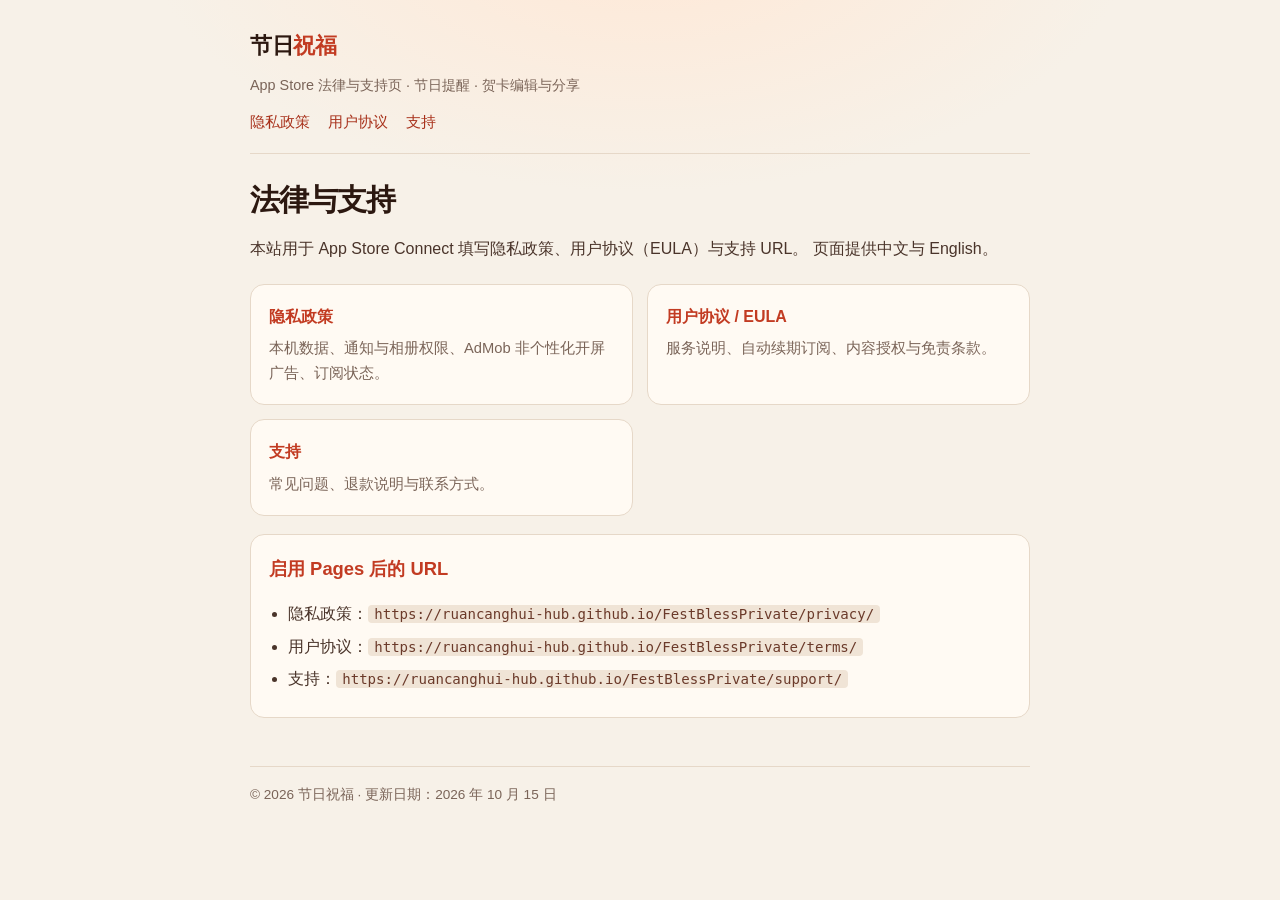
<file: index.html>
<!DOCTYPE html>
<html lang="zh-Hans">
<head>
  <meta charset="utf-8" />
  <meta name="viewport" content="width=device-width, initial-scale=1" />
  <title>节日祝福 — 法律与支持</title>
  <meta name="description" content="节日祝福 App Store 隐私政策、用户协议与支持页。" />
  <link rel="stylesheet" href="assets/site.css" />
</head>
<body>
  <div class="wrap">
    <header>
      <div class="brand">节日<span>祝福</span></div>
      <p class="meta">App Store 法律与支持页 · 节日提醒 · 贺卡编辑与分享</p>
      <nav>
        <a href="privacy/">隐私政策</a>
        <a href="terms/">用户协议</a>
        <a href="support/">支持</a>
      </nav>
    </header>

    <h1>法律与支持</h1>
    <p>
      本站用于 App Store Connect 填写隐私政策、用户协议（EULA）与支持 URL。
      页面提供中文与 English。
    </p>

    <div class="grid">
      <a class="tile" href="privacy/">
        <strong>隐私政策</strong>
        <p>本机数据、通知与相册权限、AdMob 非个性化开屏广告、订阅状态。</p>
      </a>
      <a class="tile" href="terms/">
        <strong>用户协议 / EULA</strong>
        <p>服务说明、自动续期订阅、内容授权与免责条款。</p>
      </a>
      <a class="tile" href="support/">
        <strong>支持</strong>
        <p>常见问题、退款说明与联系方式。</p>
      </a>
    </div>

    <div class="card">
      <h2 style="margin-top:0">启用 Pages 后的 URL</h2>
      <ul>
        <li>隐私政策：<code>https://ruancanghui-hub.github.io/FestBlessPrivate/privacy/</code></li>
        <li>用户协议：<code>https://ruancanghui-hub.github.io/FestBlessPrivate/terms/</code></li>
        <li>支持：<code>https://ruancanghui-hub.github.io/FestBlessPrivate/support/</code></li>
      </ul>
    </div>

    <footer>
      © 2026 节日祝福 · 更新日期：2026 年 10 月 15 日
    </footer>
  </div>
</body>
</html>
</file>
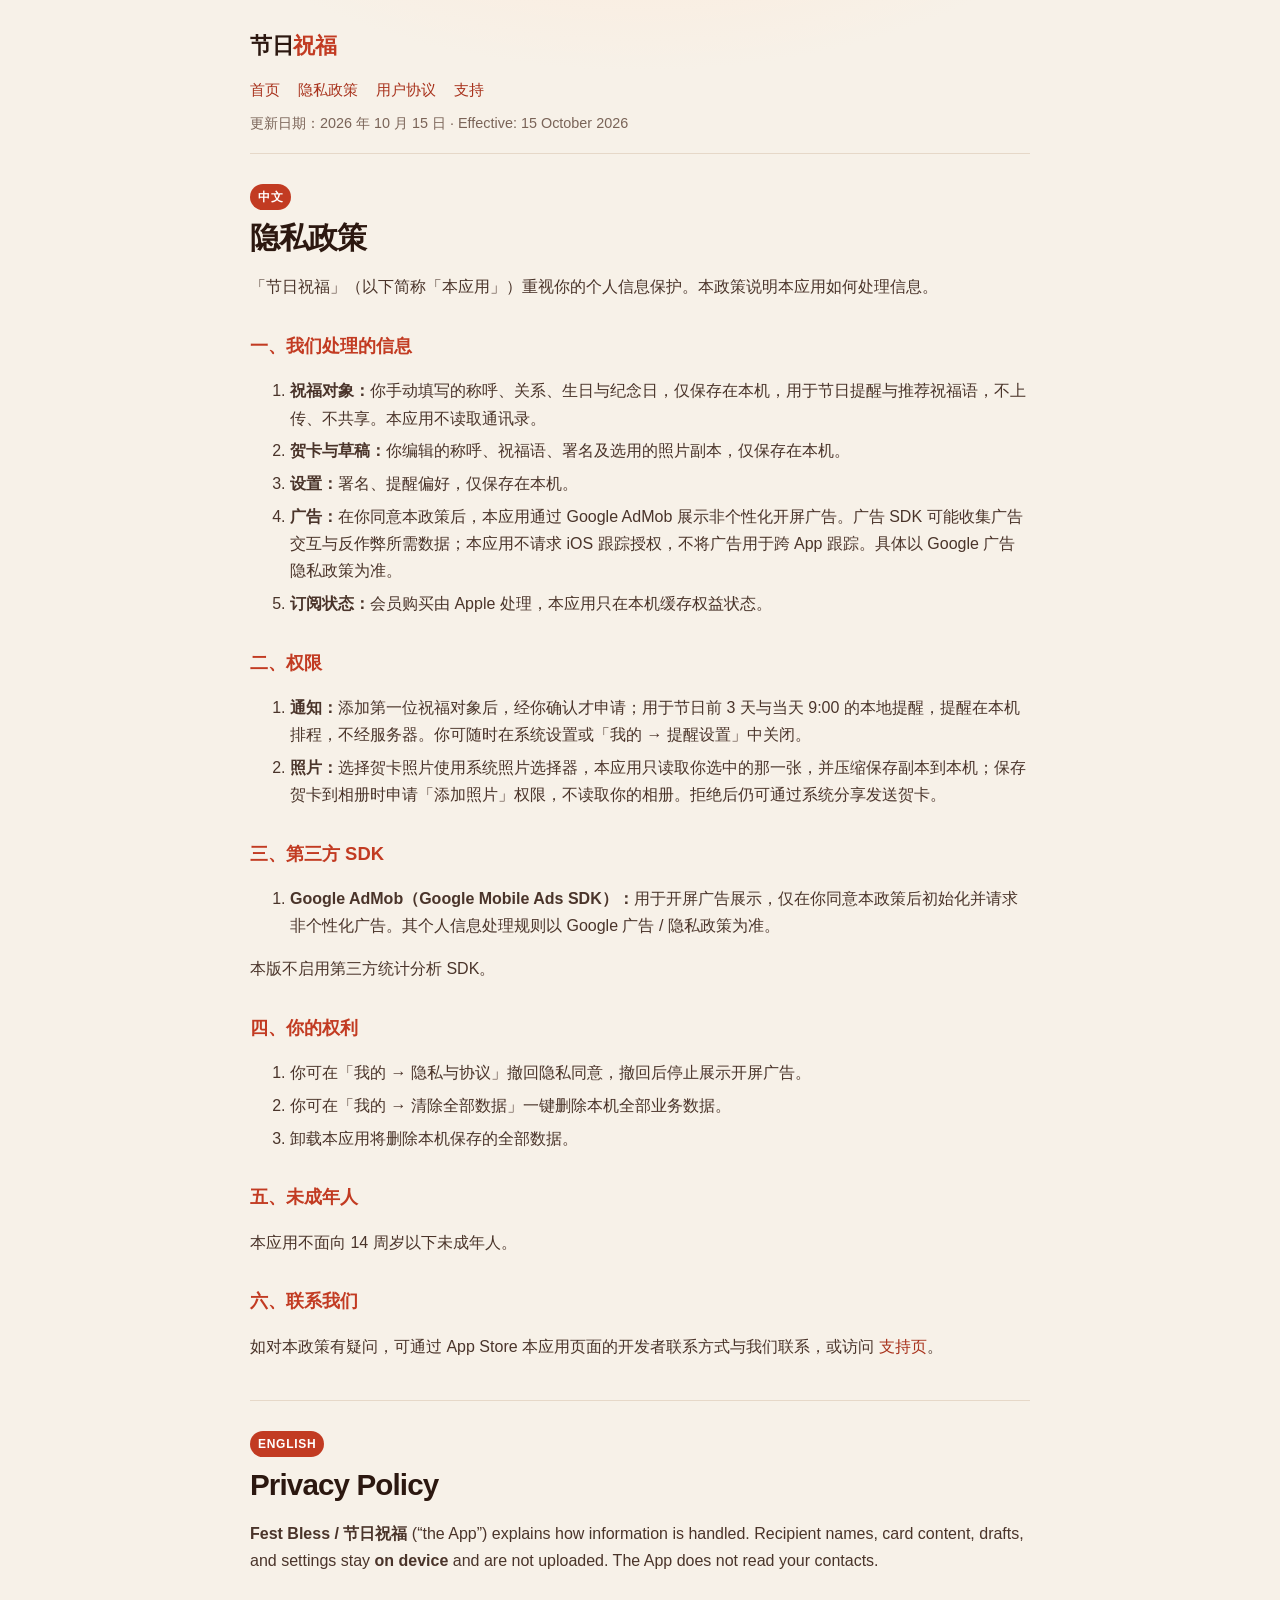
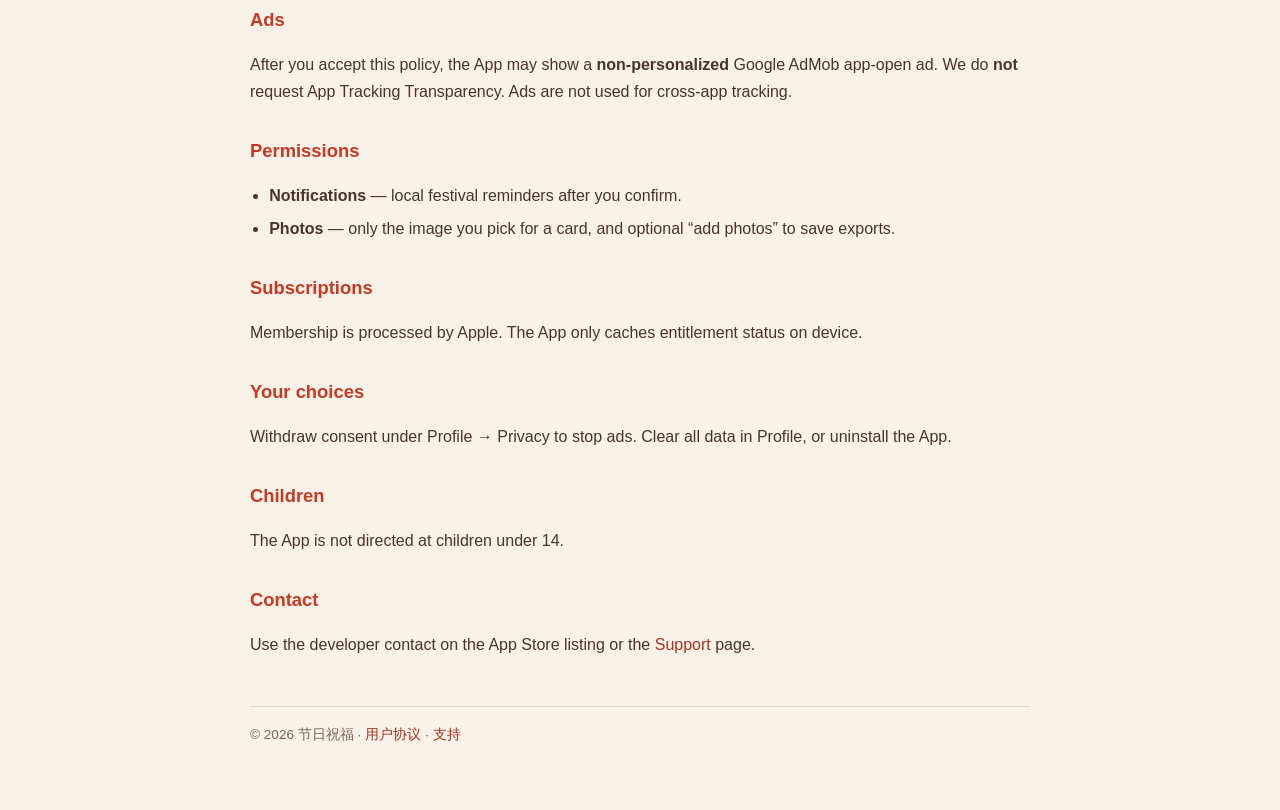
<file: privacy/index.html>
<!DOCTYPE html>
<html lang="zh-Hans">
<head>
  <meta charset="utf-8" />
  <meta name="viewport" content="width=device-width, initial-scale=1" />
  <title>隐私政策 — 节日祝福</title>
  <meta name="description" content="节日祝福 App 隐私政策（App Store）。" />
  <link rel="stylesheet" href="../assets/site.css" />
</head>
<body>
  <div class="wrap">
    <header>
      <div class="brand">节日<span>祝福</span></div>
      <nav>
        <a href="../">首页</a>
        <a href="../privacy/">隐私政策</a>
        <a href="../terms/">用户协议</a>
        <a href="../support/">支持</a>
      </nav>
      <p class="meta">更新日期：2026 年 10 月 15 日 · Effective: 15 October 2026</p>
    </header>

    <span class="lang-tag">中文</span>
    <h1>隐私政策</h1>
    <p>「节日祝福」（以下简称「本应用」）重视你的个人信息保护。本政策说明本应用如何处理信息。</p>

    <h2>一、我们处理的信息</h2>
    <ol>
      <li><strong>祝福对象：</strong>你手动填写的称呼、关系、生日与纪念日，仅保存在本机，用于节日提醒与推荐祝福语，不上传、不共享。本应用不读取通讯录。</li>
      <li><strong>贺卡与草稿：</strong>你编辑的称呼、祝福语、署名及选用的照片副本，仅保存在本机。</li>
      <li><strong>设置：</strong>署名、提醒偏好，仅保存在本机。</li>
      <li><strong>广告：</strong>在你同意本政策后，本应用通过 Google AdMob 展示非个性化开屏广告。广告 SDK 可能收集广告交互与反作弊所需数据；本应用不请求 iOS 跟踪授权，不将广告用于跨 App 跟踪。具体以 Google 广告隐私政策为准。</li>
      <li><strong>订阅状态：</strong>会员购买由 Apple 处理，本应用只在本机缓存权益状态。</li>
    </ol>

    <h2>二、权限</h2>
    <ol>
      <li><strong>通知：</strong>添加第一位祝福对象后，经你确认才申请；用于节日前 3 天与当天 9:00 的本地提醒，提醒在本机排程，不经服务器。你可随时在系统设置或「我的 → 提醒设置」中关闭。</li>
      <li><strong>照片：</strong>选择贺卡照片使用系统照片选择器，本应用只读取你选中的那一张，并压缩保存副本到本机；保存贺卡到相册时申请「添加照片」权限，不读取你的相册。拒绝后仍可通过系统分享发送贺卡。</li>
    </ol>

    <h2>三、第三方 SDK</h2>
    <ol>
      <li><strong>Google AdMob（Google Mobile Ads SDK）：</strong>用于开屏广告展示，仅在你同意本政策后初始化并请求非个性化广告。其个人信息处理规则以 Google 广告 / 隐私政策为准。</li>
    </ol>
    <p>本版不启用第三方统计分析 SDK。</p>

    <h2>四、你的权利</h2>
    <ol>
      <li>你可在「我的 → 隐私与协议」撤回隐私同意，撤回后停止展示开屏广告。</li>
      <li>你可在「我的 → 清除全部数据」一键删除本机全部业务数据。</li>
      <li>卸载本应用将删除本机保存的全部数据。</li>
    </ol>

    <h2>五、未成年人</h2>
    <p>本应用不面向 14 周岁以下未成年人。</p>

    <h2>六、联系我们</h2>
    <p>如对本政策有疑问，可通过 App Store 本应用页面的开发者联系方式与我们联系，或访问 <a href="../support/">支持页</a>。</p>

    <div class="lang-block">
      <span class="lang-tag">English</span>
      <h1>Privacy Policy</h1>
      <p>
        <strong>Fest Bless / 节日祝福</strong> (“the App”) explains how information is handled.
        Recipient names, card content, drafts, and settings stay <strong>on device</strong> and are not uploaded.
        The App does not read your contacts.
      </p>
      <h2>Ads</h2>
      <p>
        After you accept this policy, the App may show a <strong>non-personalized</strong> Google AdMob app-open ad.
        We do <strong>not</strong> request App Tracking Transparency. Ads are not used for cross-app tracking.
      </p>
      <h2>Permissions</h2>
      <ul>
        <li><strong>Notifications</strong> — local festival reminders after you confirm.</li>
        <li><strong>Photos</strong> — only the image you pick for a card, and optional “add photos” to save exports.</li>
      </ul>
      <h2>Subscriptions</h2>
      <p>Membership is processed by Apple. The App only caches entitlement status on device.</p>
      <h2>Your choices</h2>
      <p>
        Withdraw consent under Profile → Privacy to stop ads. Clear all data in Profile, or uninstall the App.
      </p>
      <h2>Children</h2>
      <p>The App is not directed at children under 14.</p>
      <h2>Contact</h2>
      <p>Use the developer contact on the App Store listing or the <a href="../support/">Support</a> page.</p>
    </div>

    <footer>
      © 2026 节日祝福 · <a href="../terms/">用户协议</a> · <a href="../support/">支持</a>
    </footer>
  </div>
</body>
</html>
</file>
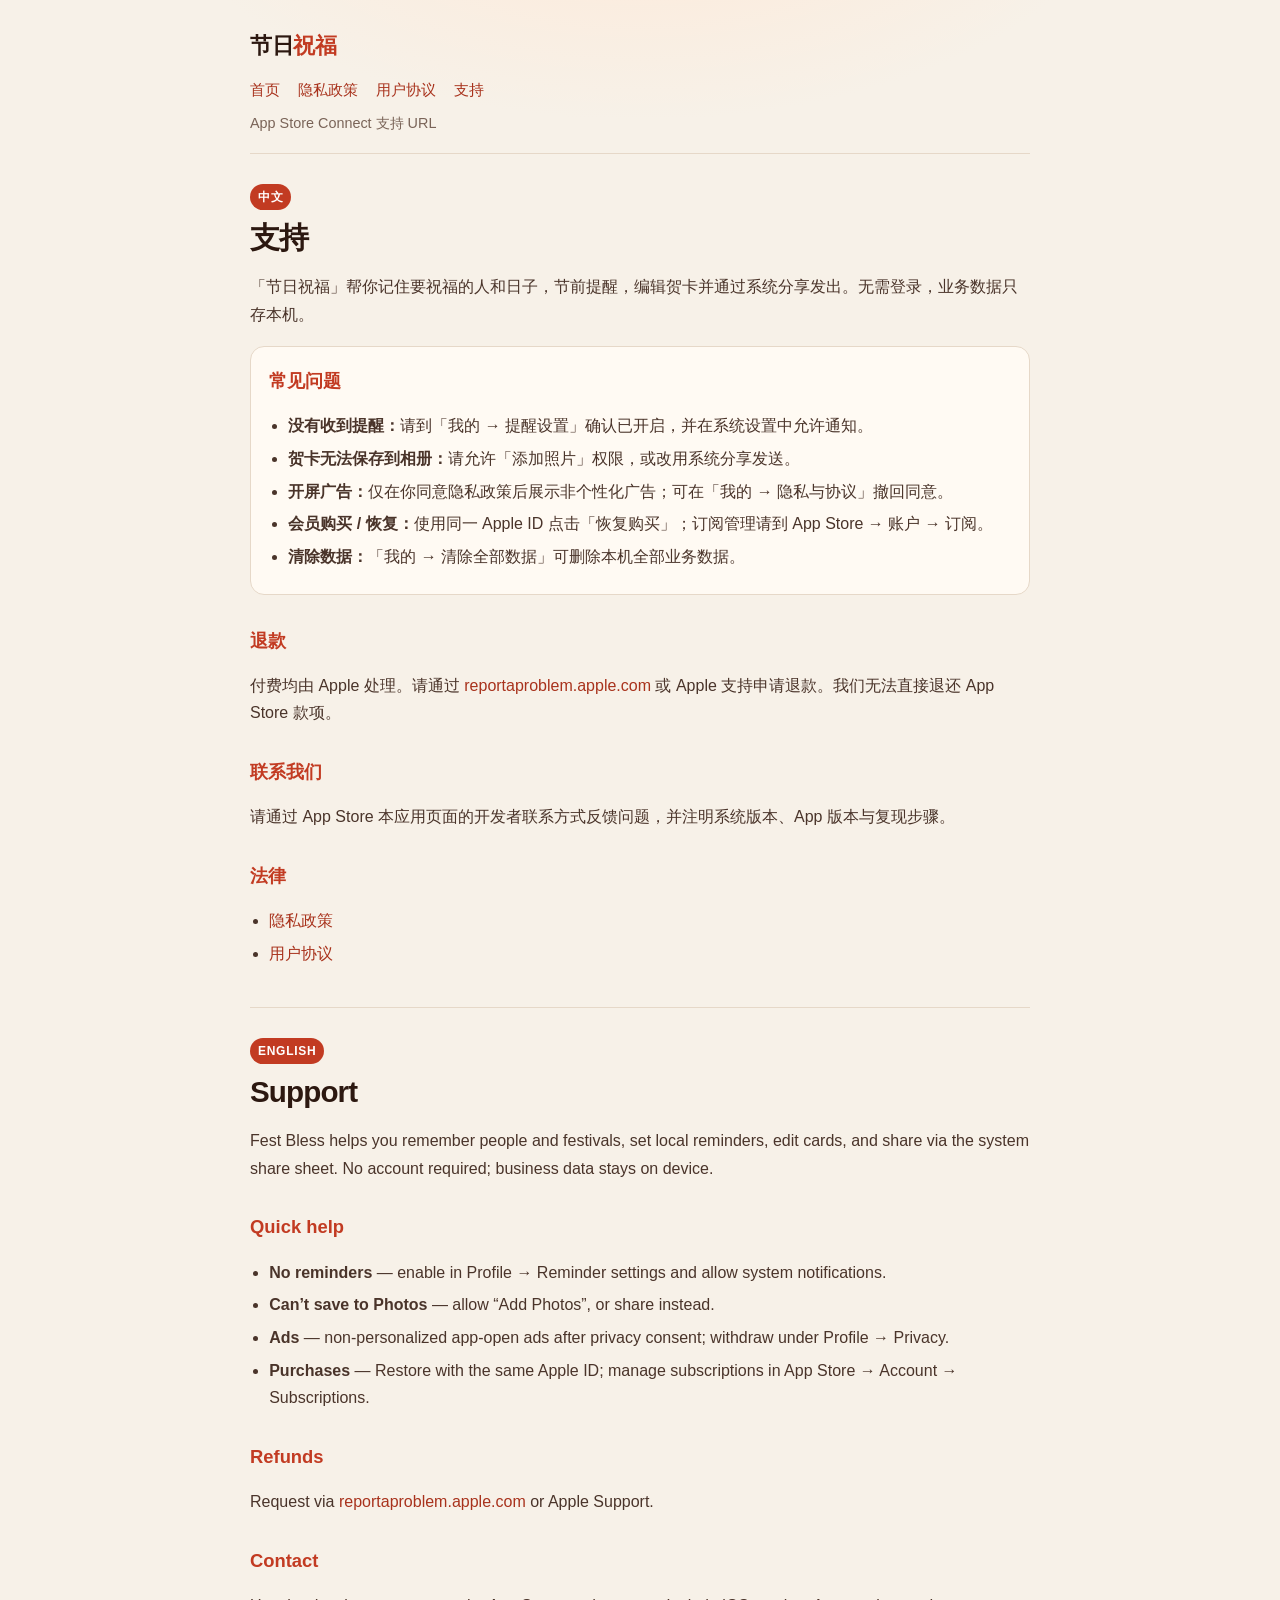
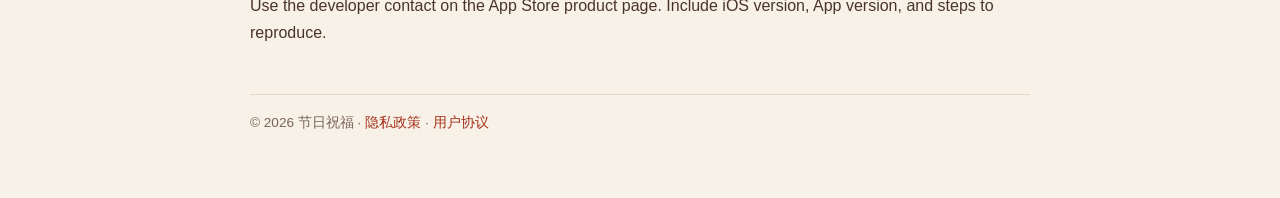
<file: support/index.html>
<!DOCTYPE html>
<html lang="zh-Hans">
<head>
  <meta charset="utf-8" />
  <meta name="viewport" content="width=device-width, initial-scale=1" />
  <title>支持 — 节日祝福</title>
  <meta name="description" content="节日祝福 App Store 支持页。" />
  <link rel="stylesheet" href="../assets/site.css" />
</head>
<body>
  <div class="wrap">
    <header>
      <div class="brand">节日<span>祝福</span></div>
      <nav>
        <a href="../">首页</a>
        <a href="../privacy/">隐私政策</a>
        <a href="../terms/">用户协议</a>
        <a href="../support/">支持</a>
      </nav>
      <p class="meta">App Store Connect 支持 URL</p>
    </header>

    <span class="lang-tag">中文</span>
    <h1>支持</h1>
    <p>「节日祝福」帮你记住要祝福的人和日子，节前提醒，编辑贺卡并通过系统分享发出。无需登录，业务数据只存本机。</p>

    <div class="card">
      <h2 style="margin-top:0">常见问题</h2>
      <ul>
        <li><strong>没有收到提醒：</strong>请到「我的 → 提醒设置」确认已开启，并在系统设置中允许通知。</li>
        <li><strong>贺卡无法保存到相册：</strong>请允许「添加照片」权限，或改用系统分享发送。</li>
        <li><strong>开屏广告：</strong>仅在你同意隐私政策后展示非个性化广告；可在「我的 → 隐私与协议」撤回同意。</li>
        <li><strong>会员购买 / 恢复：</strong>使用同一 Apple ID 点击「恢复购买」；订阅管理请到 App Store → 账户 → 订阅。</li>
        <li><strong>清除数据：</strong>「我的 → 清除全部数据」可删除本机全部业务数据。</li>
      </ul>
    </div>

    <h2>退款</h2>
    <p>
      付费均由 Apple 处理。请通过
      <a href="https://reportaproblem.apple.com/">reportaproblem.apple.com</a>
      或 Apple 支持申请退款。我们无法直接退还 App Store 款项。
    </p>

    <h2>联系我们</h2>
    <p>
      请通过 App Store 本应用页面的开发者联系方式反馈问题，并注明系统版本、App 版本与复现步骤。
    </p>

    <h2>法律</h2>
    <ul>
      <li><a href="../privacy/">隐私政策</a></li>
      <li><a href="../terms/">用户协议</a></li>
    </ul>

    <div class="lang-block">
      <span class="lang-tag">English</span>
      <h1>Support</h1>
      <p>
        Fest Bless helps you remember people and festivals, set local reminders, edit cards, and share via the system share sheet.
        No account required; business data stays on device.
      </p>
      <h2>Quick help</h2>
      <ul>
        <li><strong>No reminders</strong> — enable in Profile → Reminder settings and allow system notifications.</li>
        <li><strong>Can’t save to Photos</strong> — allow “Add Photos”, or share instead.</li>
        <li><strong>Ads</strong> — non-personalized app-open ads after privacy consent; withdraw under Profile → Privacy.</li>
        <li><strong>Purchases</strong> — Restore with the same Apple ID; manage subscriptions in App Store → Account → Subscriptions.</li>
      </ul>
      <h2>Refunds</h2>
      <p>Request via <a href="https://reportaproblem.apple.com/">reportaproblem.apple.com</a> or Apple Support.</p>
      <h2>Contact</h2>
      <p>Use the developer contact on the App Store product page. Include iOS version, App version, and steps to reproduce.</p>
    </div>

    <footer>
      © 2026 节日祝福 · <a href="../privacy/">隐私政策</a> · <a href="../terms/">用户协议</a>
    </footer>
  </div>
</body>
</html>
</file>
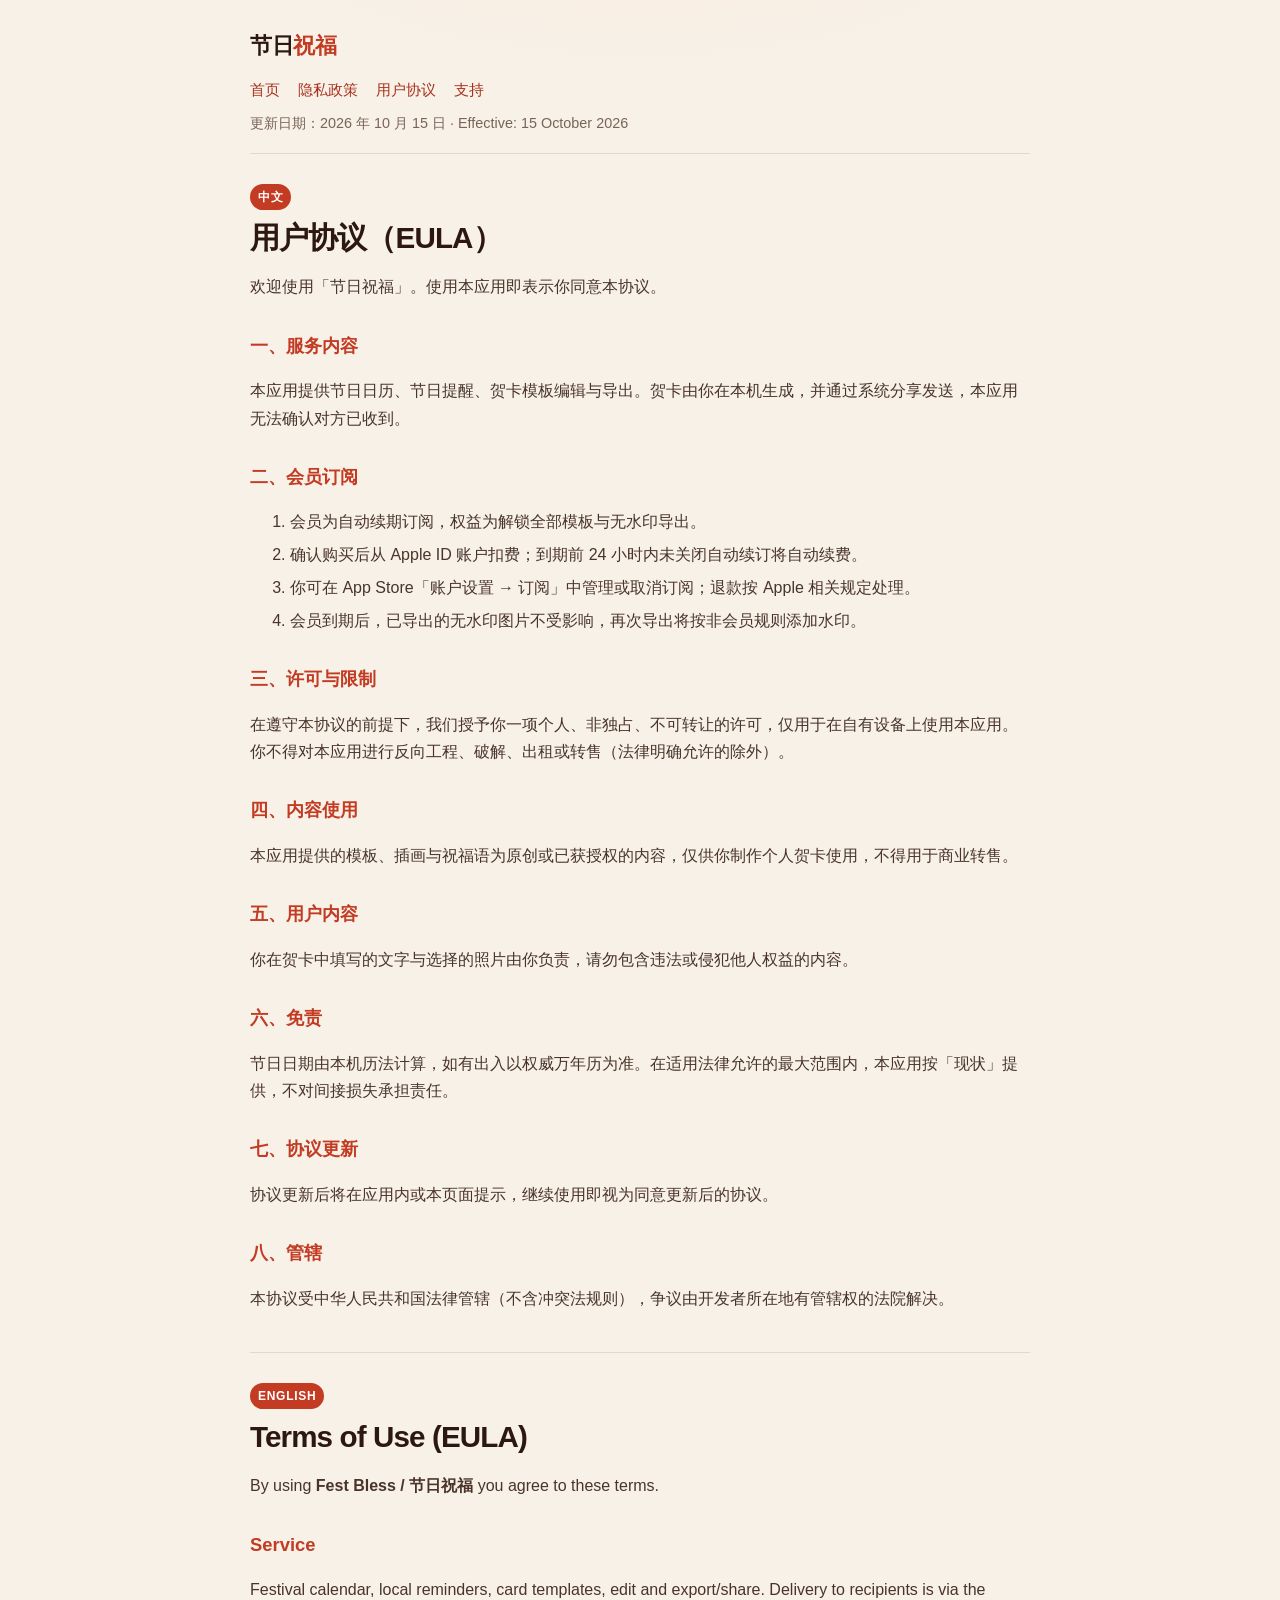
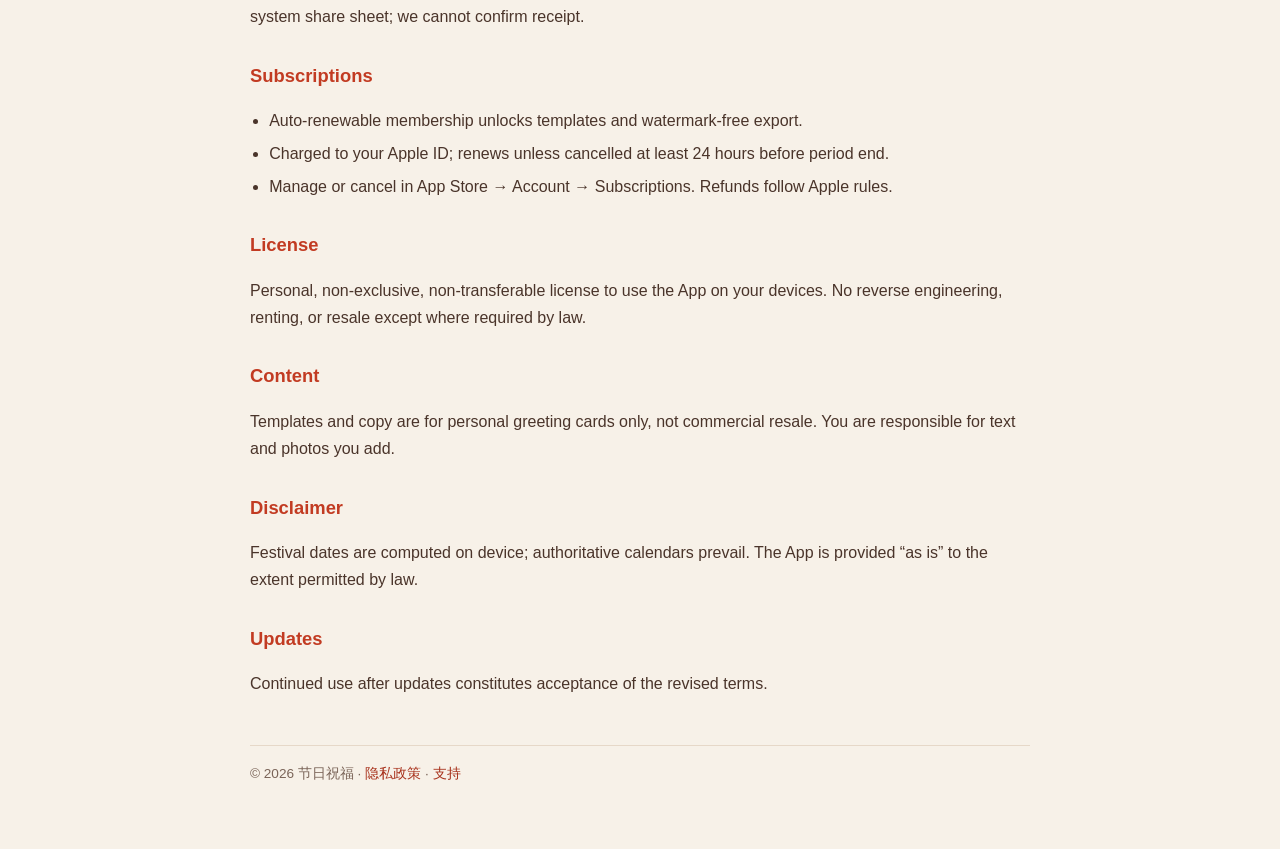
<file: terms/index.html>
<!DOCTYPE html>
<html lang="zh-Hans">
<head>
  <meta charset="utf-8" />
  <meta name="viewport" content="width=device-width, initial-scale=1" />
  <title>用户协议 — 节日祝福</title>
  <meta name="description" content="节日祝福 App 用户协议 / EULA（App Store）。" />
  <link rel="stylesheet" href="../assets/site.css" />
</head>
<body>
  <div class="wrap">
    <header>
      <div class="brand">节日<span>祝福</span></div>
      <nav>
        <a href="../">首页</a>
        <a href="../privacy/">隐私政策</a>
        <a href="../terms/">用户协议</a>
        <a href="../support/">支持</a>
      </nav>
      <p class="meta">更新日期：2026 年 10 月 15 日 · Effective: 15 October 2026</p>
    </header>

    <span class="lang-tag">中文</span>
    <h1>用户协议（EULA）</h1>
    <p>欢迎使用「节日祝福」。使用本应用即表示你同意本协议。</p>

    <h2>一、服务内容</h2>
    <p>
      本应用提供节日日历、节日提醒、贺卡模板编辑与导出。贺卡由你在本机生成，并通过系统分享发送，本应用无法确认对方已收到。
    </p>

    <h2>二、会员订阅</h2>
    <ol>
      <li>会员为自动续期订阅，权益为解锁全部模板与无水印导出。</li>
      <li>确认购买后从 Apple ID 账户扣费；到期前 24 小时内未关闭自动续订将自动续费。</li>
      <li>你可在 App Store「账户设置 → 订阅」中管理或取消订阅；退款按 Apple 相关规定处理。</li>
      <li>会员到期后，已导出的无水印图片不受影响，再次导出将按非会员规则添加水印。</li>
    </ol>

    <h2>三、许可与限制</h2>
    <p>
      在遵守本协议的前提下，我们授予你一项个人、非独占、不可转让的许可，仅用于在自有设备上使用本应用。
      你不得对本应用进行反向工程、破解、出租或转售（法律明确允许的除外）。
    </p>

    <h2>四、内容使用</h2>
    <p>
      本应用提供的模板、插画与祝福语为原创或已获授权的内容，仅供你制作个人贺卡使用，不得用于商业转售。
    </p>

    <h2>五、用户内容</h2>
    <p>
      你在贺卡中填写的文字与选择的照片由你负责，请勿包含违法或侵犯他人权益的内容。
    </p>

    <h2>六、免责</h2>
    <p>
      节日日期由本机历法计算，如有出入以权威万年历为准。在适用法律允许的最大范围内，本应用按「现状」提供，不对间接损失承担责任。
    </p>

    <h2>七、协议更新</h2>
    <p>协议更新后将在应用内或本页面提示，继续使用即视为同意更新后的协议。</p>

    <h2>八、管辖</h2>
    <p>本协议受中华人民共和国法律管辖（不含冲突法规则），争议由开发者所在地有管辖权的法院解决。</p>

    <div class="lang-block">
      <span class="lang-tag">English</span>
      <h1>Terms of Use (EULA)</h1>
      <p>By using <strong>Fest Bless / 节日祝福</strong> you agree to these terms.</p>
      <h2>Service</h2>
      <p>
        Festival calendar, local reminders, card templates, edit and export/share.
        Delivery to recipients is via the system share sheet; we cannot confirm receipt.
      </p>
      <h2>Subscriptions</h2>
      <ul>
        <li>Auto-renewable membership unlocks templates and watermark-free export.</li>
        <li>Charged to your Apple ID; renews unless cancelled at least 24 hours before period end.</li>
        <li>Manage or cancel in App Store → Account → Subscriptions. Refunds follow Apple rules.</li>
      </ul>
      <h2>License</h2>
      <p>
        Personal, non-exclusive, non-transferable license to use the App on your devices.
        No reverse engineering, renting, or resale except where required by law.
      </p>
      <h2>Content</h2>
      <p>Templates and copy are for personal greeting cards only, not commercial resale. You are responsible for text and photos you add.</p>
      <h2>Disclaimer</h2>
      <p>Festival dates are computed on device; authoritative calendars prevail. The App is provided “as is” to the extent permitted by law.</p>
      <h2>Updates</h2>
      <p>Continued use after updates constitutes acceptance of the revised terms.</p>
    </div>

    <footer>
      © 2026 节日祝福 · <a href="../privacy/">隐私政策</a> · <a href="../support/">支持</a>
    </footer>
  </div>
</body>
</html>
</file>
<file: assets/site.css>
/* 节日祝福 — GitHub Pages 法律页 */
:root {
  --bg: #f7f1e8;
  --panel: #fffaf3;
  --text: #2c1810;
  --muted: #7a6458;
  --accent: #c23b22;
  --line: #e6d8c8;
  --link: #a8321c;
}

* { box-sizing: border-box; }
html { scroll-behavior: smooth; }
body {
  margin: 0;
  font-family: "PingFang SC", "SF Pro Text", -apple-system, BlinkMacSystemFont,
    "Segoe UI", "Helvetica Neue", sans-serif;
  background:
    radial-gradient(900px 480px at 50% -8%, #ffe8d6 0%, transparent 55%),
    var(--bg);
  color: var(--text);
  line-height: 1.7;
  min-height: 100vh;
}
a { color: var(--link); text-decoration: none; }
a:hover { text-decoration: underline; }
.wrap {
  max-width: 820px;
  margin: 0 auto;
  padding: 28px 20px 64px;
}
header {
  border-bottom: 1px solid var(--line);
  padding-bottom: 18px;
  margin-bottom: 28px;
}
.brand {
  font-weight: 800;
  letter-spacing: -0.02em;
  font-size: 1.35rem;
}
.brand span { color: var(--accent); }
nav {
  display: flex;
  flex-wrap: wrap;
  gap: 12px 18px;
  margin-top: 12px;
  font-size: 0.95rem;
}
.meta {
  color: var(--muted);
  font-size: 0.9rem;
  margin: 8px 0 0;
}
h1 {
  font-size: 1.85rem;
  line-height: 1.25;
  margin: 0 0 8px;
  letter-spacing: -0.03em;
}
h2 {
  font-size: 1.15rem;
  margin: 1.6em 0 0.55em;
  color: var(--accent);
}
h3 { font-size: 1.02rem; margin: 1.2em 0 0.4em; }
p, li { color: #4a342a; }
ul { padding-left: 1.2em; }
li { margin: 0.35em 0; }
.card {
  background: var(--panel);
  border: 1px solid var(--line);
  border-radius: 14px;
  padding: 18px 18px 8px;
  margin: 18px 0;
}
.lang-block {
  border-top: 1px solid var(--line);
  margin-top: 40px;
  padding-top: 28px;
}
.lang-tag {
  display: inline-block;
  font-size: 0.75rem;
  font-weight: 700;
  letter-spacing: 0.06em;
  text-transform: uppercase;
  color: #fff;
  background: var(--accent);
  padding: 3px 8px;
  border-radius: 999px;
  margin-bottom: 10px;
}
.grid {
  display: grid;
  gap: 14px;
  margin-top: 22px;
}
@media (min-width: 640px) {
  .grid { grid-template-columns: 1fr 1fr; }
}
.tile {
  display: block;
  background: var(--panel);
  border: 1px solid var(--line);
  border-radius: 14px;
  padding: 18px;
  color: inherit;
  transition: border-color 0.15s ease;
}
.tile:hover { border-color: var(--accent); text-decoration: none; }
.tile strong { display: block; color: var(--accent); margin-bottom: 6px; }
.tile p { margin: 0; color: var(--muted); font-size: 0.92rem; }
footer {
  margin-top: 48px;
  padding-top: 16px;
  border-top: 1px solid var(--line);
  color: var(--muted);
  font-size: 0.85rem;
}
code {
  font-family: ui-monospace, SFMono-Regular, Menlo, monospace;
  font-size: 0.88em;
  color: #6b3a2a;
  background: #f0e4d6;
  padding: 1px 6px;
  border-radius: 4px;
}
</file>
